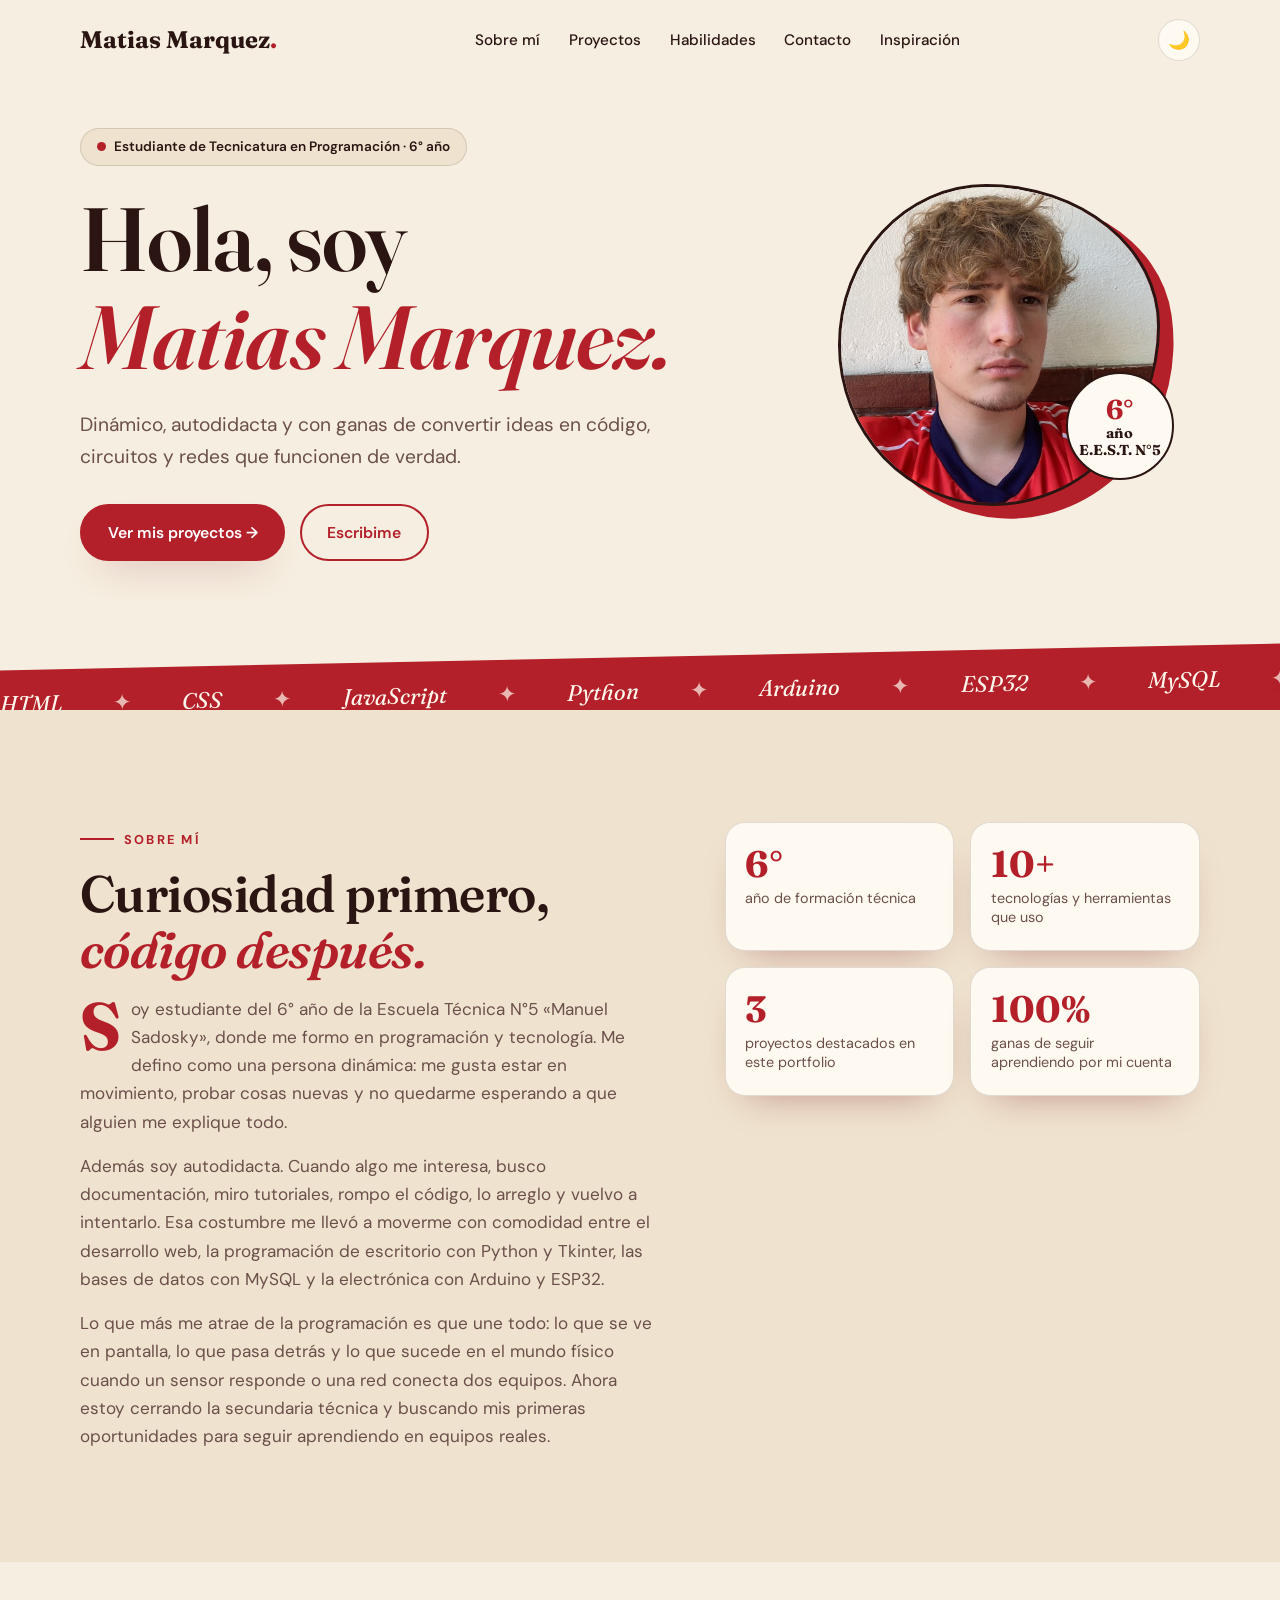
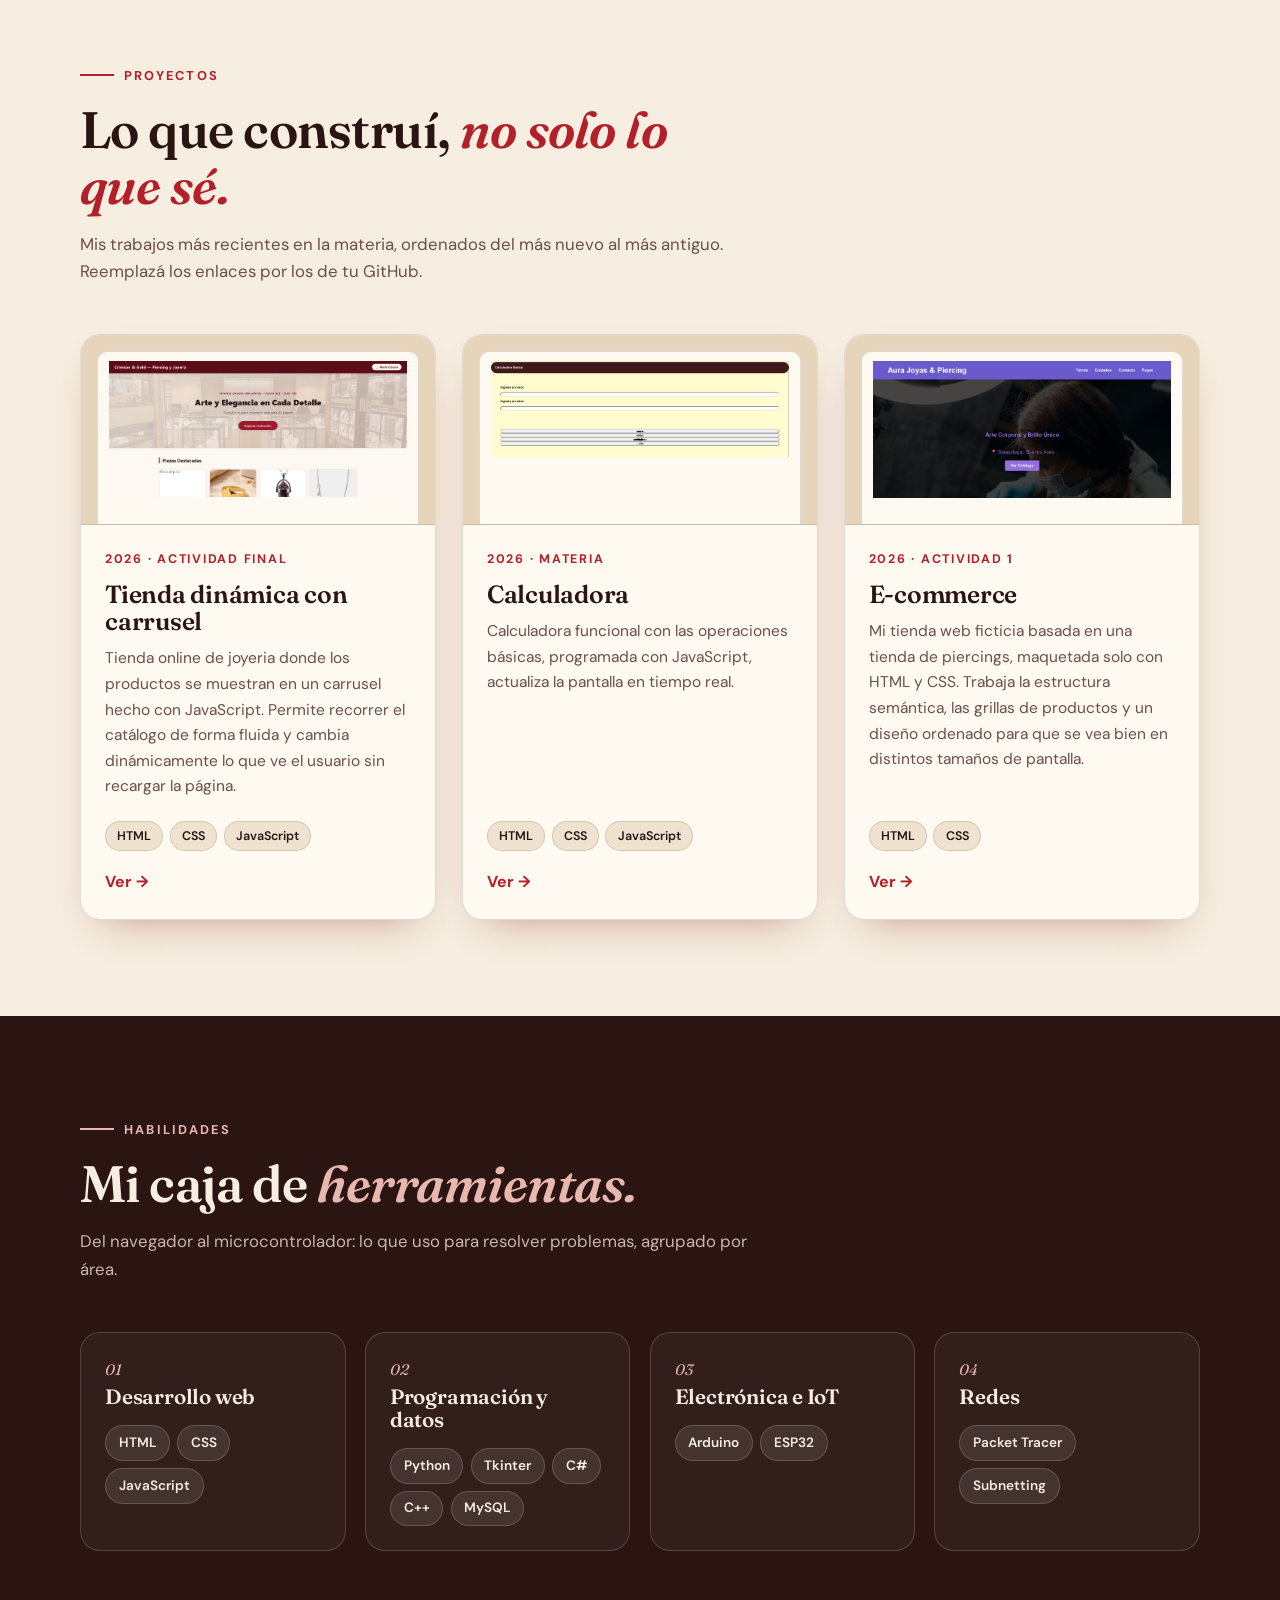
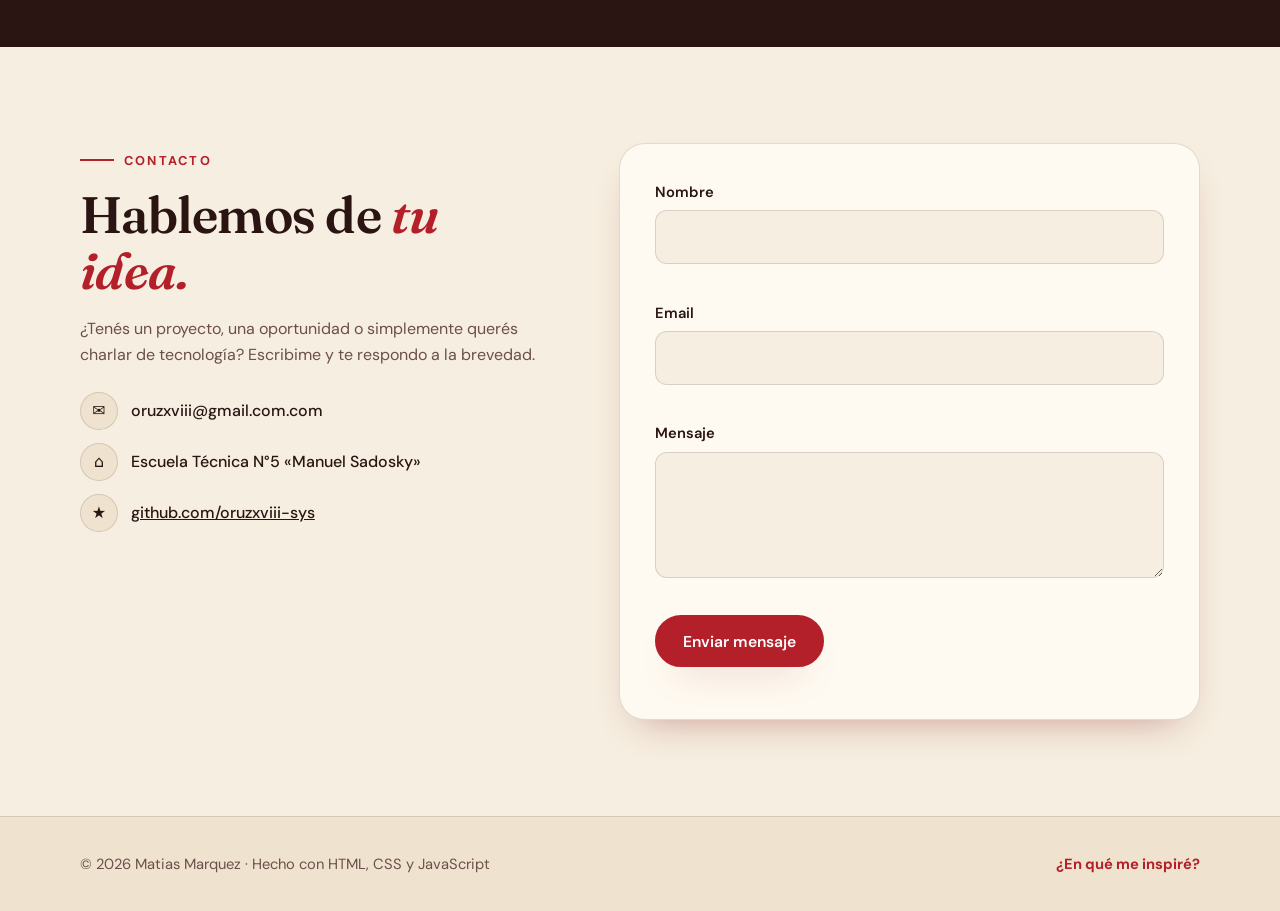
<file: index.html>
<!DOCTYPE html>
<html lang="es">
<head>
  <meta charset="UTF-8">
  <meta name="viewport" content="width=device-width, initial-scale=1">
  <title>Marquez matias— Portfolio | Estudiante de Tecnicatura en Programación</title>
  <meta name="description" content="Portfolio de Tu Nombre, estudiante de Tecnicatura en Programación de la Escuela Técnica N°5 Manuel Sadosky.">
  <link rel="preconnect" href="https://fonts.googleapis.com">
  <link rel="preconnect" href="https://fonts.gstatic.com" crossorigin>
  <link href="https://fonts.googleapis.com/css2?family=DM+Sans:wght@400;500;700&family=Fraunces:ital,opsz,wght@0,9..144,500;0,9..144,600;0,9..144,700;1,9..144,500&display=swap" rel="stylesheet">
  <link rel="stylesheet" href="style.css">
</head>
<body>
  <header class="navbar" id="navbar">
    <div class="contenedor nav-inner">
      <a href="#inicio" class="logo">Matias Marquez<span>.</span></a>
      <nav class="nav-links" id="menu" aria-label="Navegación principal">
        <a href="#sobre-mi">Sobre mí</a>
        <a href="#proyectos">Proyectos</a>
        <a href="#habilidades">Habilidades</a>
        <a href="#contacto">Contacto</a>
        <a href="inspiracion.html">Inspiración</a>
      </nav>
      <div class="nav-acciones">
        <button class="btn-icono" id="tema" type="button" aria-label="Cambiar entre modo claro y oscuro" title="Modo claro / oscuro">🌙</button>
        <button class="btn-icono hamburguesa" id="hamburguesa" type="button" aria-label="Abrir menú" aria-expanded="false">☰</button>
      </div>
    </div>
  </header>
  <main>
    <section id="inicio">
      <div class="contenedor hero-grid">
        <div class="hero-texto">
          <span class="hero-kicker"><i></i>Estudiante de Tecnicatura en Programación · 6° año</span>
          <h1>Hola, soy <em>Matias Marquez.</em></h1>
          <p class="frase">Dinámico, autodidacta y con ganas de convertir ideas en código, circuitos y redes que funcionen de verdad.</p>
          <div class="hero-botones">
            <a href="#proyectos" class="btn btn-primario">Ver mis proyectos →</a>
            <a href="#contacto" class="btn btn-borde">Escribime</a>
          </div>
        </div>
        <div class="avatar-wrap">
          <div class="avatar">
            <img src="imagenes/WhatsApp Image 2026-11-19 at 9.44.43 AM.jpeg" alt="">
          </div>
          <div class="sello" aria-hidden="true"><div><span>6°</span>año<br>E.E.S.T. N°5</div></div>
        </div>
      </div>
    </section>
    <div class="cinta" aria-hidden="true">
      <div class="cinta-track">
        <span>HTML</span><span>CSS</span><span>JavaScript</span><span>Python</span><span>Arduino</span><span>ESP32</span><span>MySQL</span><span>C# / C++</span><span>Packet Tracer</span>
        <span>HTML</span><span>CSS</span><span>JavaScript</span><span>Python</span><span>Arduino</span><span>ESP32</span><span>MySQL</span><span>C# / C++</span><span>Packet Tracer</span>
      </div>
    </div>
    <section id="sobre-mi">
      <div class="contenedor sobre-grid">
        <div class="sobre-texto reveal">
          <span class="etiqueta">Sobre mí</span>
          <h2 class="titulo-seccion">Curiosidad primero, <em>código después.</em></h2>
          <p>Soy estudiante del 6° año de la Escuela Técnica N°5 «Manuel Sadosky», donde me formo en programación y tecnología. Me defino como una persona dinámica: me gusta estar en movimiento, probar cosas nuevas y no quedarme esperando a que alguien me explique todo.</p>
          <p>Además soy autodidacta. Cuando algo me interesa, busco documentación, miro tutoriales, rompo el código, lo arreglo y vuelvo a intentarlo. Esa costumbre me llevó a moverme con comodidad entre el desarrollo web, la programación de escritorio con Python y Tkinter, las bases de datos con MySQL y la electrónica con Arduino y ESP32.</p>
          <p>Lo que más me atrae de la programación es que une todo: lo que se ve en pantalla, lo que pasa detrás y lo que sucede en el mundo físico cuando un sensor responde o una red conecta dos equipos. Ahora estoy cerrando la secundaria técnica y buscando mis primeras oportunidades para seguir aprendiendo en equipos reales.</p>
        </div>
        <div class="datos">
          <div class="dato reveal"><strong>6°</strong><span>año de formación técnica</span></div>
          <div class="dato reveal"><strong>10+</strong><span>tecnologías y herramientas que uso</span></div>
          <div class="dato reveal"><strong>3</strong><span>proyectos destacados en este portfolio</span></div>
          <div class="dato reveal"><strong>100%</strong><span>ganas de seguir aprendiendo por mi cuenta</span></div>
        </div>
      </div>
    </section>
    <section id="proyectos">
      <div class="contenedor">
        <span class="etiqueta">Proyectos</span>
        <h2 class="titulo-seccion">Lo que construí, <em>no solo lo que sé.</em></h2>
        <p class="bajada">Mis trabajos más recientes en la materia, ordenados del más nuevo al más antiguo. Reemplazá los enlaces por los de tu GitHub.</p>

        <div class="proyectos-grid">

          <article class="proyecto-card reveal">
            <div class="captura"><div class="ventana">
             <img src="imagenes/Screenshot_2.png" alt="">
            </div></div>
            <div class="proyecto-cuerpo">
              <span class="proyecto-meta">2026 · Actividad final</span>
              <h3>Tienda dinámica con carrusel</h3>
              <p>Tienda online de joyeria donde los productos se muestran en un carrusel hecho con JavaScript. Permite recorrer el catálogo de forma fluida y cambia dinámicamente lo que ve el usuario sin recargar la página.</p>
              <div class="tags"><span>HTML</span><span>CSS</span><span>JavaScript</span></div>
              <a class="proyecto-link" href="https://comforting-medovik-0a19b4.netlify.app" target="_blank" rel="noopener">Ver →</a>
            </div>
          </article>

          <article class="proyecto-card reveal">
            <div class="captura"><div class="ventana">
              <img src="imagenes/Screenshot_32.png" alt="Captura calculadora">
            </div></div>
            <div class="proyecto-cuerpo">
              <span class="proyecto-meta">2026 · Materia</span>
              <h3>Calculadora</h3>
              <p>Calculadora funcional con las operaciones básicas, programada con JavaScript, actualiza la pantalla en tiempo real.</p>
              <div class="tags"><span>HTML</span><span>CSS</span><span>JavaScript</span></div>
              <a class="proyecto-link" href="https://incredible-alfajores-a43a6d.netlify.app" target="_blank" rel="noopener">Ver →</a>
            </div>
          </article>

          <article class="proyecto-card reveal">
            <div class="captura"><div class="ventana">
              <img src="imagenes/Screenshot_1.png" alt="Captura tienda">
            </div></div>
            <div class="proyecto-cuerpo">
              <span class="proyecto-meta">2026 · Actividad 1</span>
              <h3>E-commerce</h3>
              <p>Mi tienda web ficticia basada en una tienda de piercings, maquetada solo con HTML y CSS. Trabaja la estructura semántica, las grillas de productos y un diseño ordenado para que se vea bien en distintos tamaños de pantalla.</p>
              <div class="tags"><span>HTML</span><span>CSS</span></div>
              <a class="proyecto-link" href="https://superb-sundae-9ef3c9.netlify.app" target="_blank" rel="noopener">Ver →</a>
            </div>
          </article>

        </div>
      </div>
    </section>
    <section id="habilidades">
      <div class="contenedor">
        <span class="etiqueta">Habilidades</span>
        <h2 class="titulo-seccion">Mi caja de <em>herramientas.</em></h2>
        <p class="bajada">Del navegador al microcontrolador: lo que uso para resolver problemas, agrupado por área.</p>

        <div class="skills-grid">
          <div class="skill-grupo reveal">
            <span class="num">01</span><h3>Desarrollo web</h3>
            <ul class="skill-lista"><li>HTML</li><li>CSS</li><li>JavaScript</li></ul>
          </div>
          <div class="skill-grupo reveal">
            <span class="num">02</span><h3>Programación y datos</h3>
            <ul class="skill-lista"><li>Python</li><li>Tkinter</li><li>C#</li><li>C++</li><li>MySQL</li></ul>
          </div>
          <div class="skill-grupo reveal">
            <span class="num">03</span><h3>Electrónica e IoT</h3>
            <ul class="skill-lista"><li>Arduino</li><li>ESP32</li></ul>
          </div>
          <div class="skill-grupo reveal">
            <span class="num">04</span><h3>Redes</h3>
            <ul class="skill-lista"><li>Packet Tracer</li><li>Subnetting</li></ul>
          </div>
        </div>
      </div>
    </section>
    <section id="contacto">
      <div class="contenedor contacto-grid">
        <div class="contacto-info reveal">
          <span class="etiqueta">Contacto</span>
          <h2 class="titulo-seccion">Hablemos de <em>tu idea.</em></h2>
          <p>¿Tenés un proyecto, una oportunidad o simplemente querés charlar de tecnología? Escribime y te respondo a la brevedad.</p>
          <ul class="contacto-lista">
            <li><span class="ic">✉</span> oruzxviii@gmail.com.com</li>
            <li><span class="ic">⌂</span> Escuela Técnica N°5 «Manuel Sadosky»</li>
            <li><span class="ic">★</span> <a href="https://github.com/oruzxviii-sys" target="_blank" rel="noopener">github.com/oruzxviii-sys</a></li>
          </ul>
        </div>
        <form class="formulario reveal" id="formulario" action="https://formspree.io/f/xzervyqe" method="POST" novalidate>
          <label>Nombre
            <input type="text" name="nombre" id="nombre" autocomplete="name" required>
            <small class="error" id="error-nombre"></small>
          </label>
          <label>Email
            <input type="email" name="email" id="email" autocomplete="email" required>
            <small class="error" id="error-email"></small>
          </label>
          <label>Mensaje
            <textarea name="mensaje" id="mensaje" rows="4" required></textarea>
            <small class="error" id="error-mensaje"></small>
          </label>
          <button type="submit" class="btn btn-primario">Enviar mensaje</button>
          <p class="estado" id="estado" role="status" aria-live="polite"></p>
        </form>
      </div>
    </section>

  </main>

  <footer>
    <div class="contenedor footer-inner">
      <span>© <span id="anio">2026</span> Matias Marquez · Hecho con HTML, CSS y JavaScript</span>
      <a href="inspiracion.html">¿En qué me inspiré?</a>
    </div>
  </footer>

  <script src="script.js"></script>
</body>
</html>
</file>
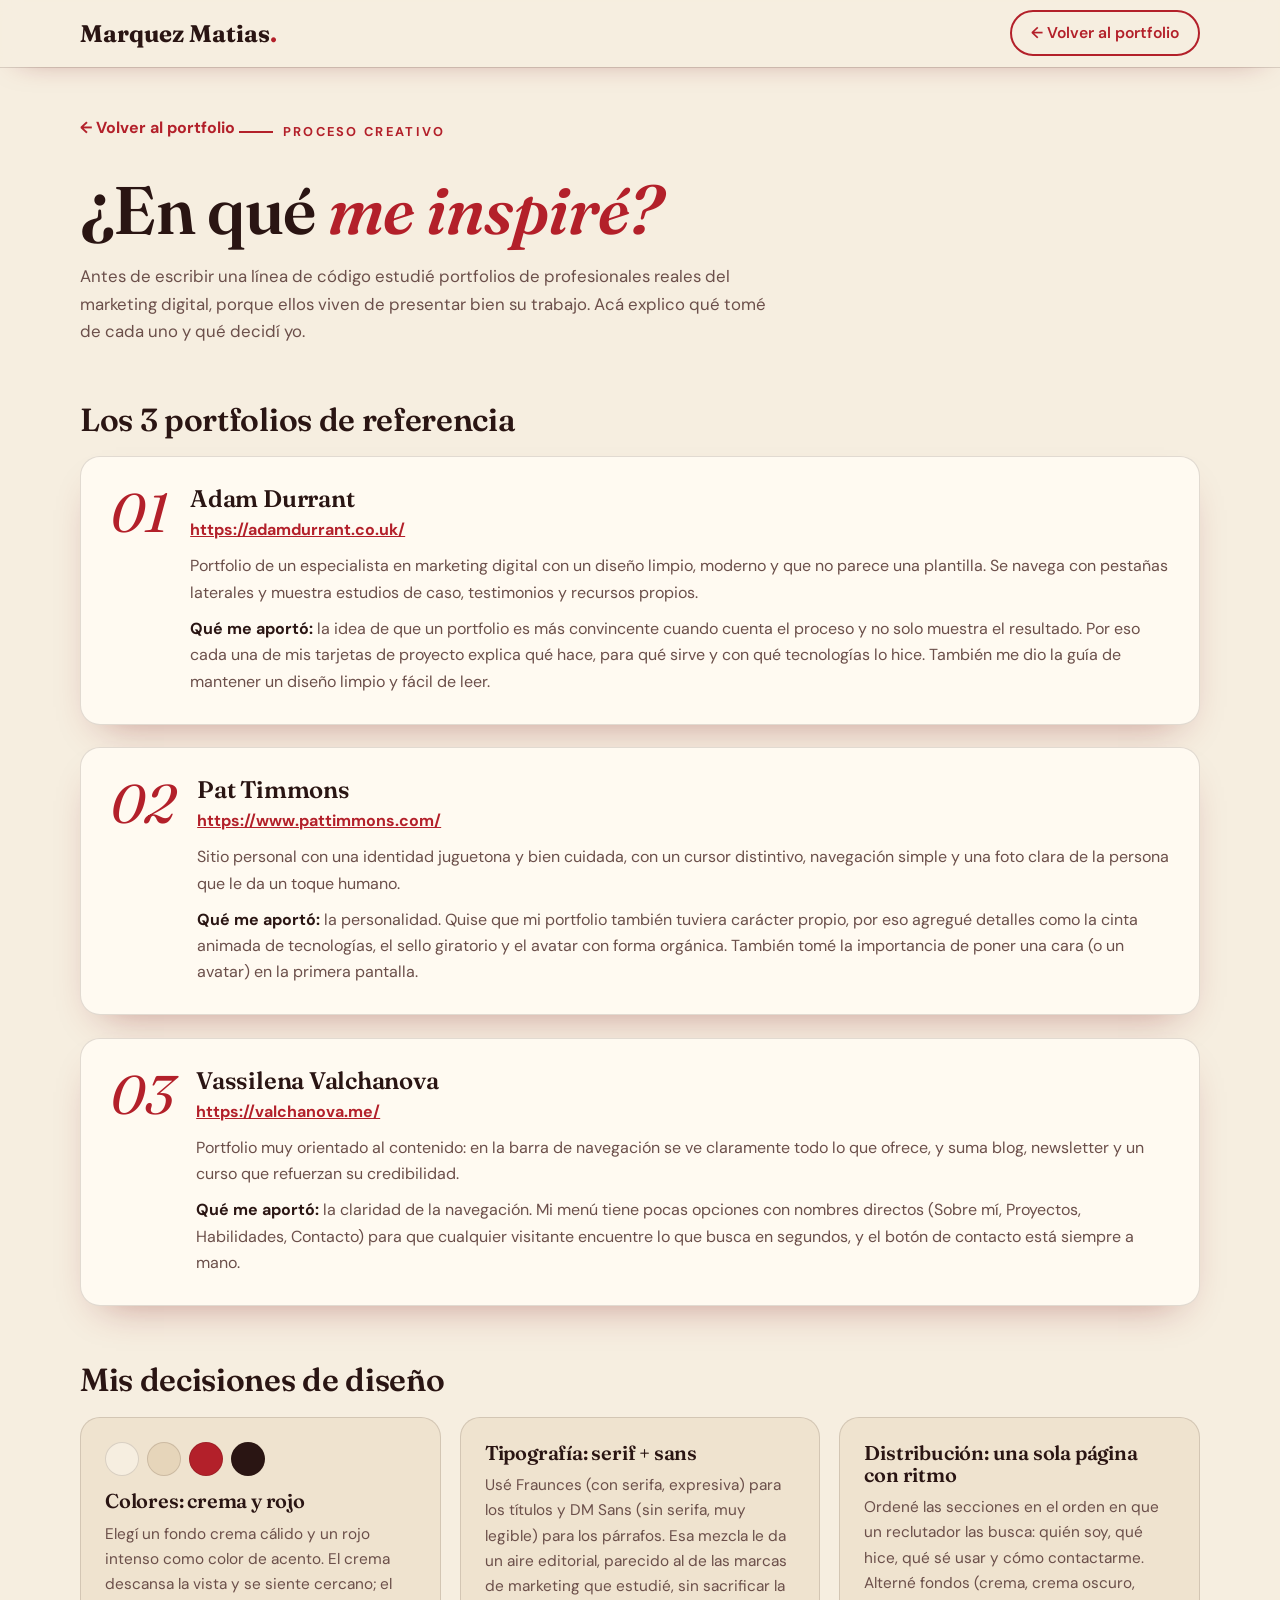
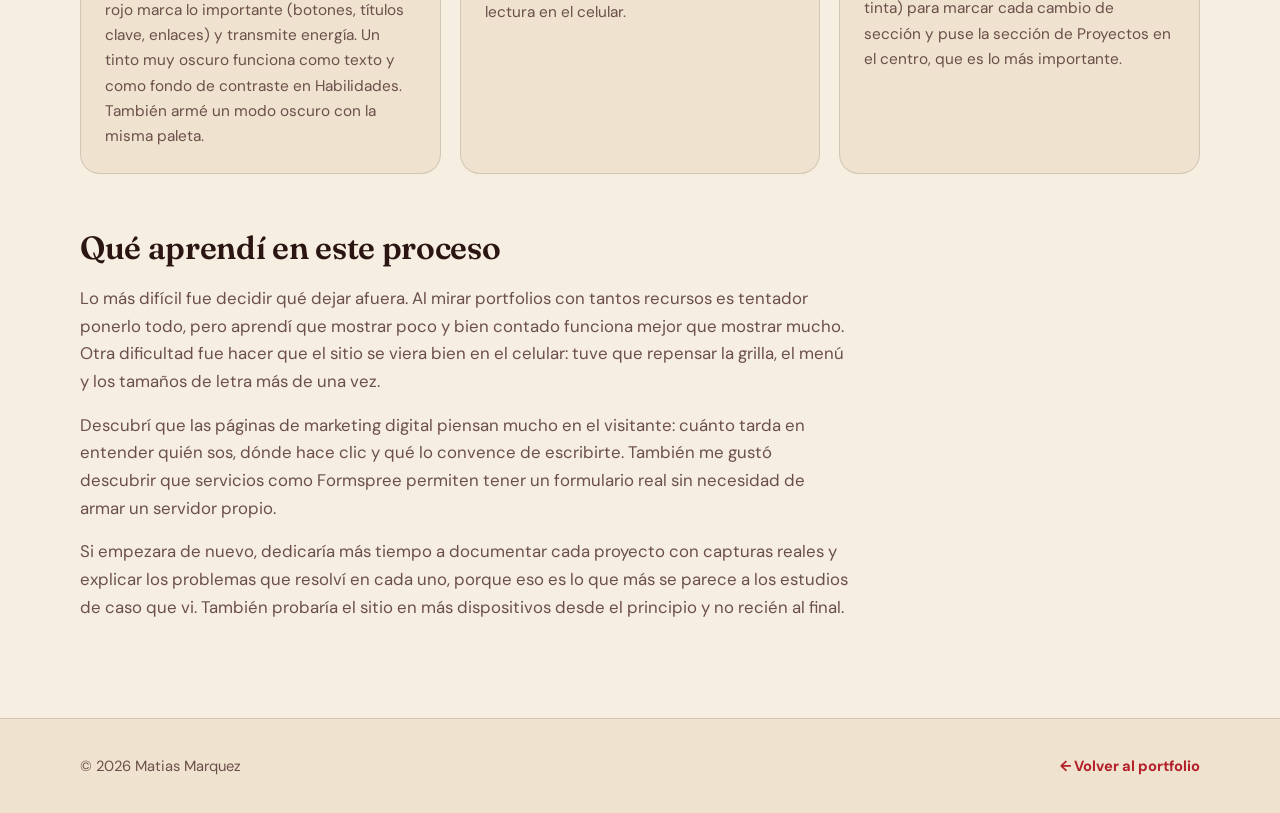
<file: inspiracion.html>
<!DOCTYPE html>
<html lang="es">
<head>
  <meta charset="UTF-8">
  <meta name="viewport" content="width=device-width, initial-scale=1">
  <title>¿En qué me inspiré? — Matias Marquez</title>
  <link rel="preconnect" href="https://fonts.googleapis.com">
  <link rel="preconnect" href="https://fonts.gstatic.com" crossorigin>
  <link href="https://fonts.googleapis.com/css2?family=DM+Sans:wght@400;500;700&family=Fraunces:ital,opsz,wght@0,9..144,500;0,9..144,600;0,9..144,700;1,9..144,500&display=swap" rel="stylesheet">
  <link rel="stylesheet" href="style.css">
  <script>
    try { if (localStorage.getItem("tema") === "oscuro") document.addEventListener("DOMContentLoaded", function () { document.body.classList.add("oscuro"); }); } catch (e) {}
  </script>
</head>
<body>

  <header class="navbar scrolled">
    <div class="contenedor nav-inner">
      <a href="index.html" class="logo">Marquez Matias<span>.</span></a>
      <a href="index.html" class="btn btn-borde" style="padding:.5rem 1.2rem">← Volver al portfolio</a>
    </div>
  </header>

  <main class="pagina-simple">
    <div class="contenedor">
      <a href="index.html" class="volver">← Volver al portfolio</a>
      <span class="etiqueta">Proceso creativo</span>
      <h1>¿En qué <em>me inspiré?</em></h1>
      <p class="bajada">Antes de escribir una línea de código estudié portfolios de profesionales reales del marketing digital, porque ellos viven de presentar bien su trabajo. Acá explico qué tomé de cada uno y qué decidí yo.</p>

      <h2>Los 3 portfolios de referencia</h2>
      <div class="refs">

        <article class="ref">
          <div class="n">01</div>
          <div>
            <h3>Adam Durrant</h3>
            <a class="url" href="https://adamdurrant.co.uk/" target="_blank" rel="noopener">https://adamdurrant.co.uk/</a>
            <p>Portfolio de un especialista en marketing digital con un diseño limpio, moderno y que no parece una plantilla. Se navega con pestañas laterales y muestra estudios de caso, testimonios y recursos propios.</p>
            <p><strong>Qué me aportó:</strong> la idea de que un portfolio es más convincente cuando cuenta el proceso y no solo muestra el resultado. Por eso cada una de mis tarjetas de proyecto explica qué hace, para qué sirve y con qué tecnologías lo hice. También me dio la guía de mantener un diseño limpio y fácil de leer.</p>
          </div>
        </article>

        <article class="ref">
          <div class="n">02</div>
          <div>
            <h3>Pat Timmons</h3>
            <a class="url" href="https://www.pattimmons.com/" target="_blank" rel="noopener">https://www.pattimmons.com/</a>
            <p>Sitio personal con una identidad juguetona y bien cuidada, con un cursor distintivo, navegación simple y una foto clara de la persona que le da un toque humano.</p>
            <p><strong>Qué me aportó:</strong> la personalidad. Quise que mi portfolio también tuviera carácter propio, por eso agregué detalles como la cinta animada de tecnologías, el sello giratorio y el avatar con forma orgánica. También tomé la importancia de poner una cara (o un avatar) en la primera pantalla.</p>
          </div>
        </article>

        <article class="ref">
          <div class="n">03</div>
          <div>
            <h3>Vassilena Valchanova</h3>
            <a class="url" href="https://valchanova.me/" target="_blank" rel="noopener">https://valchanova.me/</a>
            <p>Portfolio muy orientado al contenido: en la barra de navegación se ve claramente todo lo que ofrece, y suma blog, newsletter y un curso que refuerzan su credibilidad.</p>
            <p><strong>Qué me aportó:</strong> la claridad de la navegación. Mi menú tiene pocas opciones con nombres directos (Sobre mí, Proyectos, Habilidades, Contacto) para que cualquier visitante encuentre lo que busca en segundos, y el botón de contacto está siempre a mano.</p>
          </div>
        </article>

      </div>

      <h2>Mis decisiones de diseño</h2>
      <div class="decisiones">

        <div class="decision">
          <div class="muestras" aria-hidden="true">
            <i style="background:#f6eee0"></i><i style="background:#e6d5ba"></i><i style="background:#b3202a"></i><i style="background:#2a1513"></i>
          </div>
          <h3>Colores: crema y rojo</h3>
          <p>Elegí un fondo crema cálido y un rojo intenso como color de acento. El crema descansa la vista y se siente cercano; el rojo marca lo importante (botones, títulos clave, enlaces) y transmite energía. Un tinto muy oscuro funciona como texto y como fondo de contraste en Habilidades. También armé un modo oscuro con la misma paleta.</p>
        </div>

        <div class="decision">
          <h3>Tipografía: serif + sans</h3>
          <p>Usé Fraunces (con serifa, expresiva) para los títulos y DM Sans (sin serifa, muy legible) para los párrafos. Esa mezcla le da un aire editorial, parecido al de las marcas de marketing que estudié, sin sacrificar la lectura en el celular.</p>
        </div>

        <div class="decision">
          <h3>Distribución: una sola página con ritmo</h3>
          <p>Ordené las secciones en el orden en que un reclutador las busca: quién soy, qué hice, qué sé usar y cómo contactarme. Alterné fondos (crema, crema oscuro, tinta) para marcar cada cambio de sección y puse la sección de Proyectos en el centro, que es lo más importante.</p>
        </div>

      </div>

      <h2>Qué aprendí en este proceso</h2>
      <div class="reflexion">
        <p>Lo más difícil fue decidir qué dejar afuera. Al mirar portfolios con tantos recursos es tentador ponerlo todo, pero aprendí que mostrar poco y bien contado funciona mejor que mostrar mucho. Otra dificultad fue hacer que el sitio se viera bien en el celular: tuve que repensar la grilla, el menú y los tamaños de letra más de una vez.</p>
        <p>Descubrí que las páginas de marketing digital piensan mucho en el visitante: cuánto tarda en entender quién sos, dónde hace clic y qué lo convence de escribirte. También me gustó descubrir que servicios como Formspree permiten tener un formulario real sin necesidad de armar un servidor propio.</p>
        <p>Si empezara de nuevo, dedicaría más tiempo a documentar cada proyecto con capturas reales y explicar los problemas que resolví en cada uno, porque eso es lo que más se parece a los estudios de caso que vi. También probaría el sitio en más dispositivos desde el principio y no recién al final.</p>
      </div>
    </div>
  </main>

  <footer>
    <div class="contenedor footer-inner">
      <span>© 2026 Matias Marquez</span>
      <a href="index.html">← Volver al portfolio</a>
    </div>
  </footer>

</body>
</html>
</file>
<file: style.css>
:root {
  --crema: #f6eee0;
  --crema-2: #efe3cf;
  --crema-3: #e6d5ba;
  --papel: #fffaf1;
  --rojo: #b3202a;
  --rojo-oscuro: #7f1219;
  --rojo-suave: #e8b7ae;
  --tinta: #2a1513;
  --tinta-suave: #6b4f4a;
  --linea: rgba(42, 21, 19, .14);
  --sombra: 0 18px 40px -22px rgba(127, 18, 25, .45);
  --radio: 20px;
  --serif: "Fraunces", Georgia, "Times New Roman", serif;
  --sans: "DM Sans", system-ui, -apple-system, "Segoe UI", Roboto, sans-serif;
}

body.oscuro {
  --crema: #1c0f0f;
  --crema-2: #261413;
  --crema-3: #341b1a;
  --papel: #2b1716;
  --rojo: #ee5a58;
  --rojo-oscuro: #ff8c87;
  --rojo-suave: #5a2220;
  --tinta: #f6eee0;
  --tinta-suave: #cdb5ac;
  --linea: rgba(246, 238, 224, .16);
  --sombra: 0 18px 40px -22px rgba(0, 0, 0, .8);
}
html { scroll-behavior: smooth; scroll-padding-top: 84px; }

*, *::before, *::after { box-sizing: border-box; }
body {
  margin: 0;
  font-family: var(--sans);
  color: var(--tinta);
  background: var(--crema);
  line-height: 1.65;
  -webkit-font-smoothing: antialiased;
  transition: background .35s, color .35s;
}
img, svg { max-width: 100%; display: block; }
a { color: inherit; }
h1, h2, h3 { font-family: var(--serif); line-height: 1.1; margin: 0; font-weight: 600; letter-spacing: -.01em; }
p { margin: 0 0 1rem; }
.contenedor { width: min(1120px, 92%); margin-inline: auto; }

.navbar {
  position: sticky; top: 0; z-index: 50;
  background: transparent;
  transition: background .3s, box-shadow .3s, padding .3s, backdrop-filter .3s;
  padding: 1.2rem 0;
}
.navbar.scrolled {
  background: color-mix(in srgb, var(--crema) 88%, transparent);
  backdrop-filter: blur(10px);
  box-shadow: 0 1px 0 var(--linea), 0 10px 30px -20px rgba(127, 18, 25, .5);
  padding: .65rem 0;
}
.nav-inner { display: flex; align-items: center; justify-content: space-between; gap: 1rem; }
.logo { font-family: var(--serif); font-size: 1.5rem; font-weight: 700; text-decoration: none; color: var(--tinta); }
.logo span { color: var(--rojo); }
.nav-links { display: flex; align-items: center; gap: 1.8rem; }
.nav-links a { text-decoration: none; font-size: .95rem; font-weight: 500; position: relative; padding: .2rem 0; }
.nav-links a::after {
  content: ""; position: absolute; left: 0; bottom: -2px; height: 2px; width: 0;
  background: var(--rojo); transition: width .25s;
}
.nav-links a:hover::after { width: 100%; }
.nav-acciones { display: flex; align-items: center; gap: .6rem; }
.btn-icono {
  width: 42px; height: 42px; border-radius: 50%;
  border: 1.5px solid var(--linea); background: var(--papel); color: var(--tinta);
  cursor: pointer; font-size: 1.1rem; display: grid; place-items: center;
  transition: transform .2s, border-color .2s;
}
.btn-icono:hover { transform: rotate(18deg); border-color: var(--rojo); }
.hamburguesa { display: none; }
.btn {
  display: inline-flex; align-items: center; gap: .5rem;
  padding: .85rem 1.6rem; border-radius: 999px; font-weight: 600; font-size: .98rem;
  text-decoration: none; border: 2px solid var(--rojo); cursor: pointer; font-family: var(--sans);
  transition: transform .2s, background .2s, color .2s, box-shadow .2s;
}
.btn-primario { background: var(--rojo); color: #fff; box-shadow: var(--sombra); }
.btn-primario:hover { transform: translateY(-3px); background: var(--rojo-oscuro); border-color: var(--rojo-oscuro); }
.btn-borde { background: transparent; color: var(--rojo); }
.btn-borde:hover { background: var(--rojo); color: #fff; transform: translateY(-3px); }
body.oscuro .btn-primario { color: #1c0f0f; }
body.oscuro .btn-borde:hover { color: #1c0f0f; }

section { padding: 6rem 0; position: relative; }
.etiqueta {
  display: inline-flex; align-items: center; gap: .6rem;
  font-size: .8rem; font-weight: 700; letter-spacing: .18em; text-transform: uppercase; color: var(--rojo);
  margin-bottom: 1rem;
}
.etiqueta::before { content: ""; width: 34px; height: 2px; background: var(--rojo); }
.titulo-seccion { font-size: clamp(2rem, 4.5vw, 3.2rem); margin-bottom: 1rem; max-width: 18ch; }
.titulo-seccion em { color: var(--rojo); font-style: italic; }
.bajada { color: var(--tinta-suave); max-width: 58ch; font-size: 1.05rem; }

#inicio { padding: 3rem 0 5rem; overflow: hidden; }
.hero-grid { display: grid; grid-template-columns: 1.25fr .75fr; gap: 3rem; align-items: center; }
.hero-kicker {
  display: inline-block; padding: .4rem 1rem; border-radius: 999px;
  background: var(--crema-2); border: 1px solid var(--linea);
  font-size: .85rem; font-weight: 600; margin-bottom: 1.5rem;
}
.hero-kicker i { display: inline-block; width: 9px; height: 9px; background: var(--rojo); border-radius: 50%; margin-right: .5rem; animation: pulso 1.8s infinite; }
@keyframes pulso { 0% { box-shadow: 0 0 0 0 rgba(179, 32, 42, .55); } 100% { box-shadow: 0 0 0 12px rgba(179, 32, 42, 0); } }
#inicio h1 { font-size: clamp(2.8rem, 7.5vw, 5.6rem); margin-bottom: 1.4rem; }
#inicio h1 em { color: var(--rojo); font-style: italic; display: block; }
.frase { font-size: 1.2rem; max-width: 46ch; color: var(--tinta-suave); margin-bottom: 2rem; }
.hero-botones { display: flex; flex-wrap: wrap; gap: .9rem; }

.avatar-wrap { position: relative; justify-self: center; width: min(360px, 80%); aspect-ratio: 1; }
.avatar-wrap::before {
  content: ""; position: absolute; inset: 0; border-radius: 46% 54% 52% 48% / 50% 44% 56% 50%;
  background: var(--rojo); transform: rotate(-8deg) translate(14px, 14px);
}
.avatar {
  position: relative; width: 100%; height: 100%;
  border-radius: 46% 54% 52% 48% / 50% 44% 56% 50%; overflow: hidden;
  background: var(--crema-3); border: 3px solid var(--tinta);
}
.avatar svg, .avatar img { width: 100%; height: 100%; object-fit: cover; }
.sello {
  position: absolute; right: -14px; bottom: 8%; width: 108px; height: 108px; border-radius: 50%;
  background: var(--papel); border: 2px solid var(--tinta);
  display: grid; place-items: center; text-align: center;
  font-family: var(--serif); font-weight: 700; font-size: .9rem; line-height: 1.15;
  animation: giro 14s linear infinite;
}
.sello span { display: block; font-size: 1.7rem; color: var(--rojo); }
@keyframes giro { to { transform: rotate(360deg); } }

.cinta { background: var(--rojo); color: #fff7ec; overflow: hidden; padding: 1rem 0; transform: rotate(-1.2deg); margin: 1rem -2% 0; }
body.oscuro .cinta { color: #1c0f0f; }
.cinta-track { display: flex; width: max-content; animation: marquee 28s linear infinite; }
.cinta-track span { font-family: var(--serif); font-size: 1.4rem; font-style: italic; padding: 0 1.6rem; white-space: nowrap; }
.cinta-track span::after { content: "✦"; margin-left: 3.2rem; font-style: normal; opacity: .7; }
@keyframes marquee { to { transform: translateX(-50%); } }

#sobre-mi { background: var(--crema-2); margin-top: -1rem; padding-top: 7rem; }
.sobre-grid { display: grid; grid-template-columns: 1.1fr .9fr; gap: 4rem; align-items: start; }
.sobre-texto p { font-size: 1.07rem; color: var(--tinta-suave); }
.sobre-texto p:first-of-type::first-letter {
  font-family: var(--serif); float: left; font-size: 4.2rem; line-height: .8; padding: .3rem .6rem 0 0; color: var(--rojo); font-weight: 700;
}
.datos { display: grid; grid-template-columns: 1fr 1fr; gap: 1rem; }
.dato {
  background: var(--papel); border: 1px solid var(--linea); border-radius: var(--radio);
  padding: 1.4rem 1.2rem; box-shadow: var(--sombra);
}
.dato:nth-child(2), .dato:nth-child(3) { transform: translateY(18px); }
.dato strong { display: block; font-family: var(--serif); font-size: 2.3rem; color: var(--rojo); line-height: 1; margin-bottom: .4rem; }
.dato span { font-size: .9rem; color: var(--tinta-suave); line-height: 1.35; display: block; }

.proyectos-grid { display: grid; grid-template-columns: repeat(3, 1fr); gap: 1.6rem; margin-top: 3rem; }
.proyecto-card {
  background: var(--papel); border: 1px solid var(--linea); border-radius: var(--radio);
  overflow: hidden; display: flex; flex-direction: column;
  box-shadow: var(--sombra); transition: transform .3s, border-color .3s;
}
.proyecto-card:hover { transform: translateY(-8px); border-color: var(--rojo); }
.proyecto-cuerpo { padding: 1.5rem; display: flex; flex-direction: column; gap: .7rem; flex: 1; }
.proyecto-meta { font-size: .78rem; font-weight: 700; letter-spacing: .14em; text-transform: uppercase; color: var(--rojo); }
.proyecto-card h3 { font-size: 1.55rem; }
.proyecto-card p { color: var(--tinta-suave); font-size: .97rem; margin: 0; }
.tags { display: flex; flex-wrap: wrap; gap: .4rem; margin-top: auto; padding-top: .6rem; }
.tags span {
  font-size: .78rem; font-weight: 600; padding: .25rem .7rem; border-radius: 999px;
  background: var(--crema-2); border: 1px solid var(--linea);
}
.proyecto-link { font-weight: 700; color: var(--rojo); text-decoration: none; margin-top: .4rem; display: inline-block; }
.proyecto-link:hover { text-decoration: underline; text-underline-offset: 4px; }

.captura { background: var(--crema-3); padding: 1rem 1rem 0; border-bottom: 1px solid var(--linea); height: 190px; overflow: hidden; }
.captura > img { width: 100%; height: 100%; object-fit: cover; object-position: top; border-radius: 10px 10px 0 0; }
.ventana { background: var(--papel); border-radius: 10px 10px 0 0; height: 100%; border: 1px solid var(--linea); border-bottom: 0; padding: .55rem .7rem; }
.ventana .puntos { display: flex; gap: 5px; margin-bottom: .6rem; }
.ventana .puntos i { width: 8px; height: 8px; border-radius: 50%; background: var(--rojo-suave); }
.ventana .puntos i:first-child { background: var(--rojo); }
#habilidades { background: var(--tinta); color: var(--crema); }
body.oscuro #habilidades { background: #120909; }
#habilidades .titulo-seccion em, #habilidades .etiqueta { color: var(--rojo-suave); }
#habilidades .etiqueta::before { background: var(--rojo-suave); }
#habilidades .bajada { color: #cdb5ac; }
.skills-grid { display: grid; grid-template-columns: repeat(4, 1fr); gap: 1.2rem; margin-top: 3rem; }
.skill-grupo { border: 1px solid rgba(246, 238, 224, .18); border-radius: var(--radio); padding: 1.5rem; background: rgba(246, 238, 224, .04); transition: border-color .3s, transform .3s; }
.skill-grupo:hover { border-color: var(--rojo-suave); transform: translateY(-5px); }
.skill-grupo .num { font-family: var(--serif); font-style: italic; color: var(--rojo-suave); font-size: .95rem; }
.skill-grupo h3 { font-size: 1.3rem; margin: .2rem 0 1rem; }
.skill-lista { list-style: none; padding: 0; margin: 0; display: flex; flex-wrap: wrap; gap: .45rem; }
.skill-lista li { font-size: .85rem; font-weight: 600; padding: .35rem .8rem; border-radius: 999px; background: rgba(246, 238, 224, .1); border: 1px solid rgba(246, 238, 224, .18); transition: background .2s, color .2s; }
.skill-lista li:hover { background: var(--rojo); color: #fff; border-color: var(--rojo); }
.contacto-grid { display: grid; grid-template-columns: .9fr 1.1fr; gap: 4rem; align-items: start; }
.contacto-info p { color: var(--tinta-suave); }
.contacto-lista { list-style: none; padding: 0; margin: 1.5rem 0 0; display: grid; gap: .8rem; }
.contacto-lista li { display: flex; gap: .8rem; align-items: center; font-weight: 500; }
.contacto-lista li span.ic { width: 38px; height: 38px; display: grid; place-items: center; border-radius: 50%; background: var(--crema-2); border: 1px solid var(--linea); }
.formulario { background: var(--papel); border: 1px solid var(--linea); border-radius: 26px; padding: 2.2rem; box-shadow: var(--sombra); }
.formulario label { display: block; font-weight: 600; font-size: .92rem; margin-bottom: 1.1rem; }
.formulario input, .formulario textarea {
  display: block; width: 100%; margin-top: .4rem; padding: .85rem 1rem; font: inherit; color: var(--tinta);
  background: var(--crema); border: 1.5px solid var(--linea); border-radius: 12px; transition: border-color .2s, box-shadow .2s;
}
.formulario input:focus, .formulario textarea:focus { outline: none; border-color: var(--rojo); box-shadow: 0 0 0 4px rgba(179, 32, 42, .15); }
.formulario .invalido { border-color: var(--rojo); }
.error { display: block; min-height: 1.1em; margin-top: .3rem; font-size: .82rem; font-weight: 500; color: var(--rojo); }
.estado { margin-top: 1rem; font-weight: 600; font-size: .95rem; }
.estado.ok { color: #1f7a45; }
.estado.mal { color: var(--rojo); }
body.oscuro .estado.ok { color: #7fd6a2; }
footer { border-top: 1px solid var(--linea); padding: 2.2rem 0; background: var(--crema-2); }
.footer-inner { display: flex; flex-wrap: wrap; justify-content: space-between; align-items: center; gap: 1rem; font-size: .92rem; color: var(--tinta-suave); }
.footer-inner a { color: var(--rojo); font-weight: 700; text-decoration: none; }
.footer-inner a:hover { text-decoration: underline; text-underline-offset: 4px; }
.reveal { opacity: 0; transform: translateY(34px); transition: opacity .7s ease, transform .7s ease; }
.reveal.visible { opacity: 1; transform: none; }
.reveal:nth-child(2) { transition-delay: .12s; }
.reveal:nth-child(3) { transition-delay: .24s; }
.reveal:nth-child(4) { transition-delay: .36s; }
.pagina-simple { padding: 3rem 0 5rem; }
.pagina-simple h1 { font-size: clamp(2.4rem, 6vw, 4.2rem); margin-bottom: 1rem; }
.pagina-simple h1 em { color: var(--rojo); }
.pagina-simple h2 { font-size: 2rem; margin: 3.5rem 0 1.2rem; }
.refs { display: grid; gap: 1.4rem; }
.ref {
  background: var(--papel); border: 1px solid var(--linea); border-radius: var(--radio);
  padding: 1.8rem; box-shadow: var(--sombra); display: grid; grid-template-columns: auto 1fr; gap: 1.4rem;
}
.ref .n { font-family: var(--serif); font-size: 3.4rem; font-style: italic; color: var(--rojo); line-height: 1; }
.ref h3 { font-size: 1.5rem; margin-bottom: .3rem; }
.ref .url { word-break: break-all; font-weight: 700; color: var(--rojo); }
.ref p { color: var(--tinta-suave); margin: .6rem 0 0; }
.ref p strong { color: var(--tinta); }
.decisiones { display: grid; grid-template-columns: repeat(3, 1fr); gap: 1.2rem; }
.decision { background: var(--crema-2); border-radius: var(--radio); padding: 1.5rem; border: 1px solid var(--linea); }
.decision h3 { font-size: 1.25rem; margin-bottom: .6rem; }
.decision p { color: var(--tinta-suave); font-size: .96rem; margin: 0; }
.muestras { display: flex; gap: .5rem; margin-bottom: .9rem; }
.muestras i { width: 34px; height: 34px; border-radius: 50%; border: 1px solid var(--linea); }
.reflexion { max-width: 70ch; }
.reflexion p { color: var(--tinta-suave); font-size: 1.05rem; }
.volver { display: inline-block; margin-bottom: 2rem; font-weight: 700; color: var(--rojo); text-decoration: none; }
.volver:hover { text-decoration: underline; text-underline-offset: 4px; }

@media (max-width: 960px) {
  .proyectos-grid, .decisiones { grid-template-columns: 1fr 1fr; }
  .skills-grid { grid-template-columns: 1fr 1fr; }
  .sobre-grid, .contacto-grid { grid-template-columns: 1fr; gap: 2.5rem; }
}
@media (max-width: 760px) {
  section { padding: 4.5rem 0; }
  .hamburguesa { display: grid; }
  .nav-links {
    position: absolute; top: 100%; left: 0; right: 0; flex-direction: column; align-items: flex-start; gap: 0;
    background: var(--crema); border-bottom: 1px solid var(--linea); padding: .5rem 4% 1.2rem;
    max-height: 0; overflow: hidden; opacity: 0; pointer-events: none; transition: max-height .3s, opacity .3s;
  }
  .nav-links.abierto { max-height: 420px; opacity: 1; pointer-events: auto; padding-top: 1rem; }
  .nav-links a { padding: .8rem 0; font-size: 1.1rem; width: 100%; }
  .hero-grid { grid-template-columns: 1fr; text-align: left; }
  .avatar-wrap { order: -1; width: min(260px, 70%); justify-self: start; margin-bottom: 1rem; }
  .sello { width: 88px; height: 88px; font-size: .75rem; right: -6px; }
  .proyectos-grid, .decisiones, .skills-grid { grid-template-columns: 1fr; }
  .dato:nth-child(2), .dato:nth-child(3) { transform: none; }
  .formulario { padding: 1.5rem; }
  .ref { grid-template-columns: 1fr; gap: .4rem; }
}

@media (prefers-reduced-motion: reduce) {
  html { scroll-behavior: auto; }
  *, *::before, *::after { animation: none !important; transition: none !important; }
  .reveal { opacity: 1; transform: none; }
}
</file>
